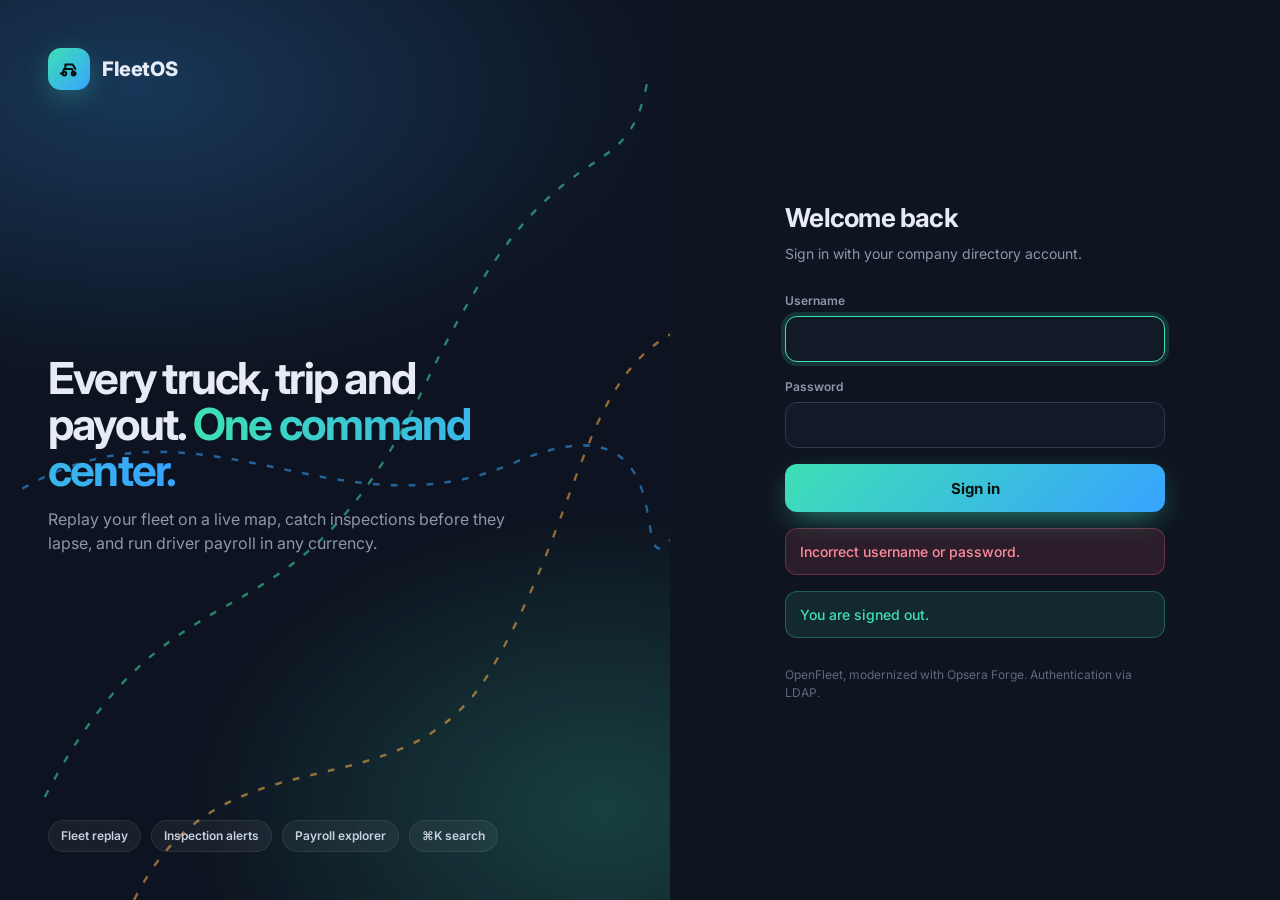
<file: src/main/resources/templates/login.html>
<!DOCTYPE HTML>
<html xmlns:th="http://www.thymeleaf.org" lang="en">
<head>
    <meta charset="UTF-8"/>
    <meta name="viewport" content="width=device-width, initial-scale=1"/>
    <title>FleetOS · Sign in</title>
    <link rel="icon" href="/transport.png"/>
    <link href="https://fonts.googleapis.com/css2?family=Inter:wght@400;500;600;700;800&amp;display=swap" rel="stylesheet"/>
    <style>
        * { box-sizing: border-box; }
        html, body { margin: 0; height: 100%; }
        body { font: 14px/1.5 Inter, system-ui, sans-serif; color: #e6ebf5; background: #0b0f17; display: grid; grid-template-columns: 1.1fr 1fr; -webkit-font-smoothing: antialiased; }
        .art { position: relative; overflow: hidden; padding: 48px; display: flex; flex-direction: column; justify-content: space-between;
            background: radial-gradient(900px 500px at 20% 10%, rgba(55,163,255,.25), transparent 60%), radial-gradient(700px 500px at 90% 90%, rgba(62,224,181,.22), transparent 60%), #0d1320; }
        .art svg.routes { position: absolute; inset: 0; width: 100%; height: 100%; opacity: .55; }
        .art svg.routes path { fill: none; stroke-width: 2; stroke-dasharray: 6 10; animation: flow 3s linear infinite; }
        @keyframes flow { to { stroke-dashoffset: -64; } }
        .brand { position: relative; display: flex; align-items: center; gap: 12px; font-weight: 800; font-size: 20px; letter-spacing: -.02em; }
        .mark { width: 42px; height: 42px; border-radius: 13px; display: grid; place-items: center; color: #04130e; background: linear-gradient(135deg, #3ee0b5, #37a3ff); box-shadow: 0 8px 30px -8px rgba(62,224,181,.6); }
        .pitch { position: relative; max-width: 480px; }
        .pitch h1 { font-size: 44px; line-height: 1.05; letter-spacing: -.04em; margin: 0 0 14px; }
        .pitch h1 span { background: linear-gradient(90deg, #3ee0b5, #37a3ff); -webkit-background-clip: text; background-clip: text; color: transparent; }
        .pitch p { color: #8b97ad; font-size: 16px; margin: 0; }
        .feats { position: relative; display: flex; gap: 10px; flex-wrap: wrap; }
        .feats span { padding: 6px 12px; border-radius: 99px; font-size: 12px; font-weight: 600; color: #c7d0e0; background: rgba(255,255,255,.05); border: 1px solid rgba(255,255,255,.08); }
        .side { display: grid; place-items: center; padding: 40px; background: #0f1520; }
        form { width: min(380px, 100%); }
        form h2 { margin: 0 0 6px; font-size: 26px; letter-spacing: -.03em; }
        form .sub { margin: 0 0 28px; color: #8b97ad; }
        label { display: block; font-size: 12px; font-weight: 600; color: #8b97ad; margin: 0 0 6px; }
        input[type=text], input[type=password] { width: 100%; height: 46px; border-radius: 12px; border: 1px solid #2d3a52; background: #131a27; color: #e6ebf5; padding: 0 14px; font: inherit; outline: none; margin-bottom: 16px; transition: .15s; }
        input:focus { border-color: #3ee0b5; box-shadow: 0 0 0 4px rgba(62,224,181,.15); }
        button { width: 100%; height: 48px; border: 0; border-radius: 12px; font: 700 15px Inter, sans-serif; color: #04130e; cursor: pointer; background: linear-gradient(135deg, #3ee0b5, #37a3ff); box-shadow: 0 10px 30px -10px rgba(62,224,181,.7); transition: .15s; }
        button:hover { filter: brightness(1.07); transform: translateY(-1px); }
        .msg { margin-top: 16px; padding: 12px 14px; border-radius: 12px; font-weight: 500; }
        .msg.err { background: rgba(255,93,115,.12); color: #ff8b9c; border: 1px solid rgba(255,93,115,.3); }
        .msg.ok { background: rgba(62,224,181,.1); color: #3ee0b5; border: 1px solid rgba(62,224,181,.3); }
        .foot { margin-top: 28px; font-size: 12px; color: #5c6880; }
        @media (max-width: 860px) { body { grid-template-columns: 1fr; } .art { display: none; } }
    </style>
</head>
<body>
<section class="art">
    <svg class="routes" viewBox="0 0 600 700" preserveAspectRatio="none" aria-hidden="true">
        <path d="M40 620 C 160 420, 260 520, 380 300 S 560 160, 580 60" stroke="#3ee0b5"/>
        <path d="M20 380 C 180 300, 300 420, 460 360 S 560 460, 600 420" stroke="#37a3ff"/>
        <path d="M120 700 C 200 560, 360 640, 440 520 S 520 300, 600 260" stroke="#ffb547"/>
    </svg>
    <div class="brand"><span class="mark">
        <svg viewBox="0 0 24 24" width="22" height="22" fill="none" stroke="currentColor" stroke-width="2.2" stroke-linecap="round" stroke-linejoin="round"><path d="M3 17h2l1.5-5h9L17 17h2"/><path d="M5 17a2 2 0 1 0 4 0 2 2 0 0 0-4 0zM15 17a2 2 0 1 0 4 0 2 2 0 0 0-4 0z"/><path d="M8 12V7h8l3 5"/></svg>
    </span>FleetOS</div>
    <div class="pitch">
        <h1>Every truck, trip and payout. <span>One command center.</span></h1>
        <p>Replay your fleet on a live map, catch inspections before they lapse, and run driver payroll in any currency.</p>
    </div>
    <div class="feats"><span>Fleet replay</span><span>Inspection alerts</span><span>Payroll explorer</span><span>⌘K search</span></div>
</section>
<section class="side">
    <form method="post" th:action="@{/login}">
        <h2>Welcome back</h2>
        <p class="sub">Sign in with your company directory account.</p>
        <label for="inputUser">Username</label>
        <input type="text" id="inputUser" name="username" autocomplete="username" autofocus="autofocus"/>
        <label for="inputPassword">Password</label>
        <input type="password" id="inputPassword" name="password" autocomplete="current-password"/>
        <button type="submit">Sign in</button>
        <div th:if="${param.error}" class="msg err" role="alert">Incorrect username or password.</div>
        <div th:if="${param.logout}" class="msg ok" role="status">You are signed out.</div>
        <div class="foot">OpenFleet, modernized with Opsera Forge. Authentication via LDAP.</div>
    </form>
</section>
</body>
</html>
</file>
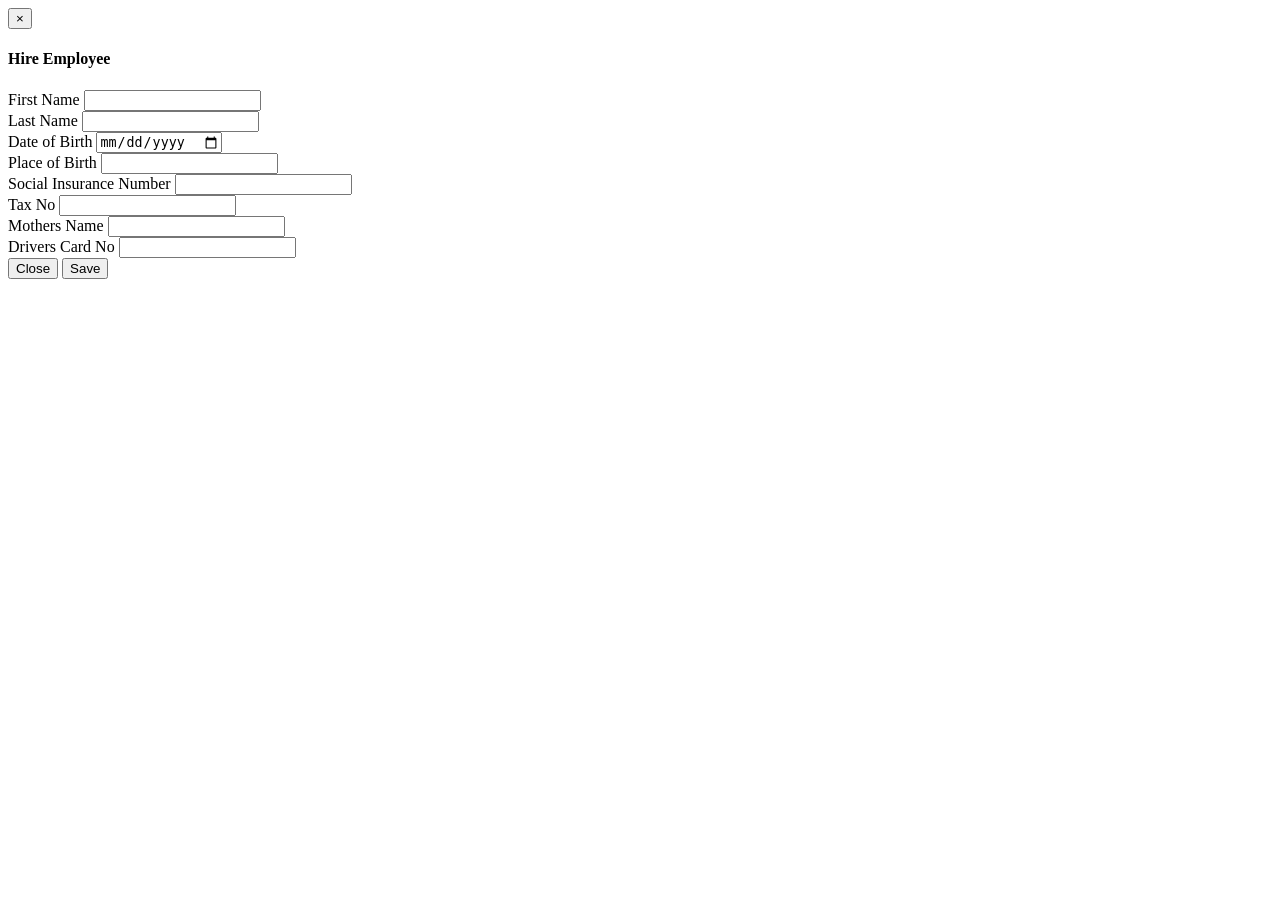
<file: src/main/resources/templates/modals/employeeModal.html>
<!DOCTYPE html>
<html xmlns:th="http://www.thymeleaf.org">

<body>

<!-- Modals -->
<!-- Add user modal -->
<div th:fragment="testModal" class="modal fade" id="addUser" tabindex="-1" role="dialog" aria-labelledby="myModalLabel">
    <div class="modal-dialog" role="document">
        <div class="modal-content">
            <form name="newEmployeeForm" action="#" th:action="@{/employee/add}" th:object="${employee}" method="post">
                <input type="hidden" th:name="${_csrf.parameterName}" th:value="${_csrf.token}"/>
                <div class="modal-header">
                    <button type="button" class="close" data-dismiss="modal" aria-label="Close"><span aria-hidden="true">&times;</span></button>
                    <h4 class="modal-title" id="myModalLabel">Hire Employee</h4>
                </div>
                <div class="modal-body">
                    <div class="row">
                        <div class="col-md-6">
                            <div class="form-group">
                                <label>First Name</label>
                                <input type="text" name="firstName" class="form-control"/>
                            </div>
                        </div>
                        <div class="col-md-6">
                            <div class="form-group">
                                <label>Last Name</label>
                                <input type="text" class="form-control"/>
                            </div>
                        </div>
                    </div>
                    <div class="row">
                        <div class="col-md-6">
                            <div class="form-group">
                                <label>Date of Birth</label>
                                <input type="date" class="form-control"/>
                            </div>
                        </div>
                        <div class="col-md-6">
                            <div class="form-group">
                                <label>Place of Birth</label>
                                <input type="text" class="form-control"/>
                            </div>
                        </div>
                    </div>
                    <div class="row">
                        <div class="col-md-6">
                            <div class="form-group">
                                <label>Social Insurance Number</label>
                                <input type="text" class="form-control"/>
                            </div>
                        </div>
                        <div class="col-md-6">
                            <div class="form-group">
                                <label>Tax No</label>
                                <input type="text" class="form-control"/>
                            </div>
                        </div>
                    </div>
                    <div class="row">
                        <div class="col-md-6">
                            <div class="form-group">
                                <label>Mothers Name</label>
                                <input type="text" class="form-control"/>
                            </div>
                        </div>
                        <div class="col-md-6">
                            <div class="form-group">
                                <label>Drivers Card No</label>
                                <input type="text" class="form-control"/>
                            </div>
                        </div>
                    </div>
                </div>
                <div class="modal-footer">
                    <button type="button" class="btn btn-default" data-dismiss="modal">Close</button>
                    <input type="submit" class="btn btn-success" value="Save" />
                </div>
            </form>
        </div>
    </div>
</div>

</body>

</html>
</file>
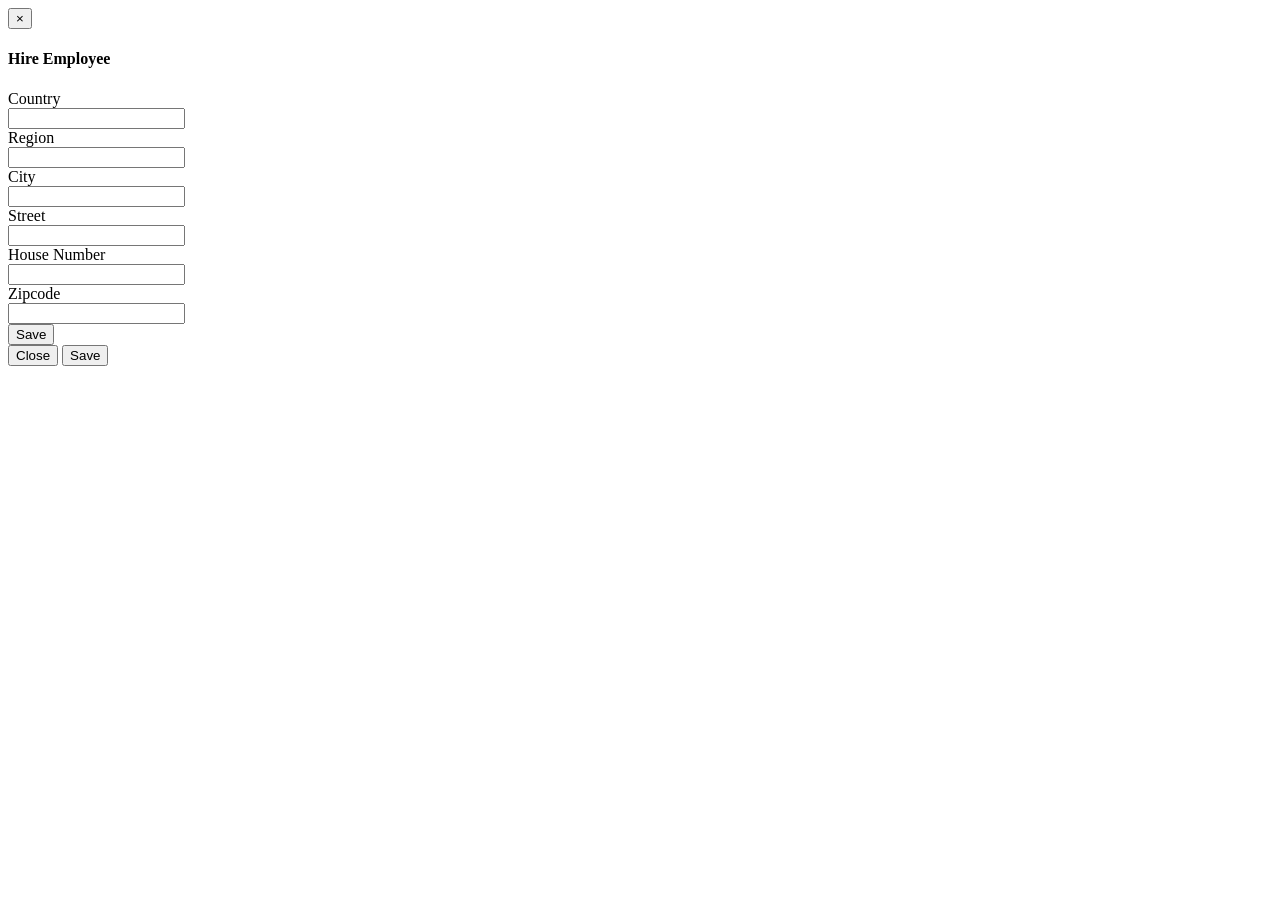
<file: src/main/resources/templates/modals/locationModal.html>
<!DOCTYPE html>
<html xmlns:th="http://www.thymeleaf.org">

<body>

<!-- Add location modal -->
<div th:fragment="testModal" class="modal fade" id="addUser" tabindex="-1" role="dialog" aria-labelledby="myModalLabel">
    <div class="modal-dialog" role="document">
        <div class="modal-content">
            <form class="form-horizontal" onsubmit="return validate()">
                <div class="modal-header">
                    <button type="button" class="close" data-dismiss="modal" aria-label="Close"><span aria-hidden="true">&times;</span></button>
                    <h4 class="modal-title" id="myModalLabel">Hire Employee</h4>
                </div>
                <div class="modal-body">
                        <div class="row">
                            <div class="col-md-6">
                                <div class="form-group" id="countryGroup">
                                    <label class="control-label col-sm-2" for="countryInput">Country</label>
                                    <div class="col-sm-8">
                                        <input type="text" class="form-control col-sm-8" id="countryInput" name="country"/>
                                    </div>
                                </div>
                            </div>
                            <div class="col-md-6">
                                <div class="form-group" id="regionGroup">
                                    <label class="control-label col-sm-2" for="regionInput">Region</label>
                                    <div class="col-sm-8">
                                        <input type="text" id="regionInput" name="region" class="form-control col-sm-8"/>
                                    </div>
                                </div>
                            </div>
                        </div>
                        <div class="row">
                            <div class="col-md-6">
                                <div class="form-group" id="cityGroup">
                                    <label class="control-label col-sm-2" for="cityInput">City</label>
                                    <div class="col-sm-8">
                                        <input type="text" id="cityInput" name="city" class="form-control"/>
                                    </div>
                                </div>
                            </div>
                            <div class="col-md-6">
                                <div class="form-group" id="streetGroup">
                                    <label class="control-label col-sm-2" for="streetInput">Street</label>
                                    <div class="col-sm-8">
                                        <input type="text" id="streetInput" name="street" class="form-control"/>
                                    </div>
                                </div>
                            </div>
                        </div>
                        <div class="row">
                            <div class="col-md-6">
                                <div class="form-group" id="houseNoGroup">
                                    <label class="control-label col-sm-2" for="houseNoInput">House Number</label>
                                    <div class="col-sm-8">
                                        <input type="text" id="houseNoInput" name="houseNo" class="form-control"/>
                                    </div>
                                </div>
                            </div>
                            <div class="col-md-6">
                                <div class="form-group" id="zipcodeGroup">
                                    <label class="control-label col-sm-2" for="zipcodeInput">Zipcode</label>
                                    <div class="col-sm-8">
                                        <input type="text" id="zipcodeInput" name="zipcode" class="form-control"/>
                                    </div>
                                </div>
                            </div>
                        </div>
                        <div class="row">
                            <input type="submit" value="Save" class="btn btn-success"/>
                        </div>
                <div class="modal-footer">
                    <button type="button" class="btn btn-default" data-dismiss="modal">Close</button>
                    <input type="submit" class="btn btn-success" value="Save" />
                </div>
            </form>
        </div>
    </div>
</div>

</body>

</html>
</file>
